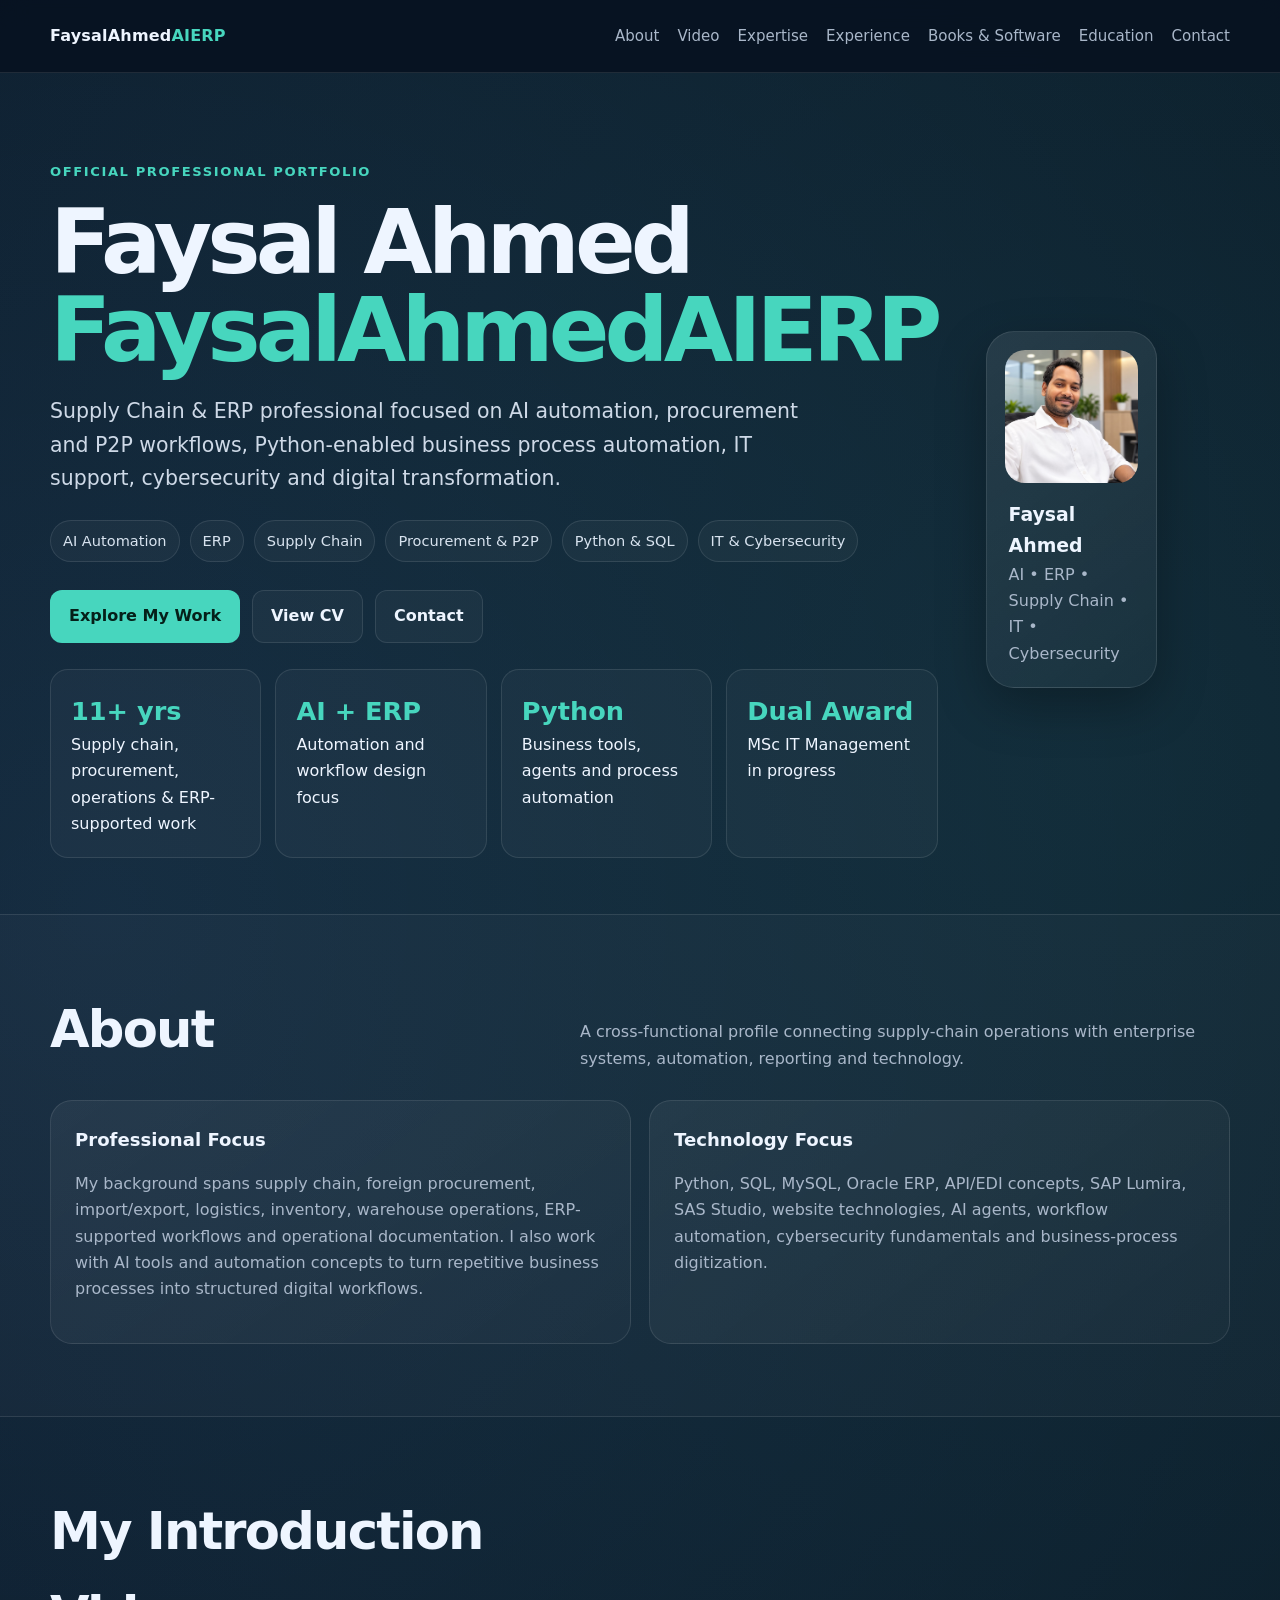
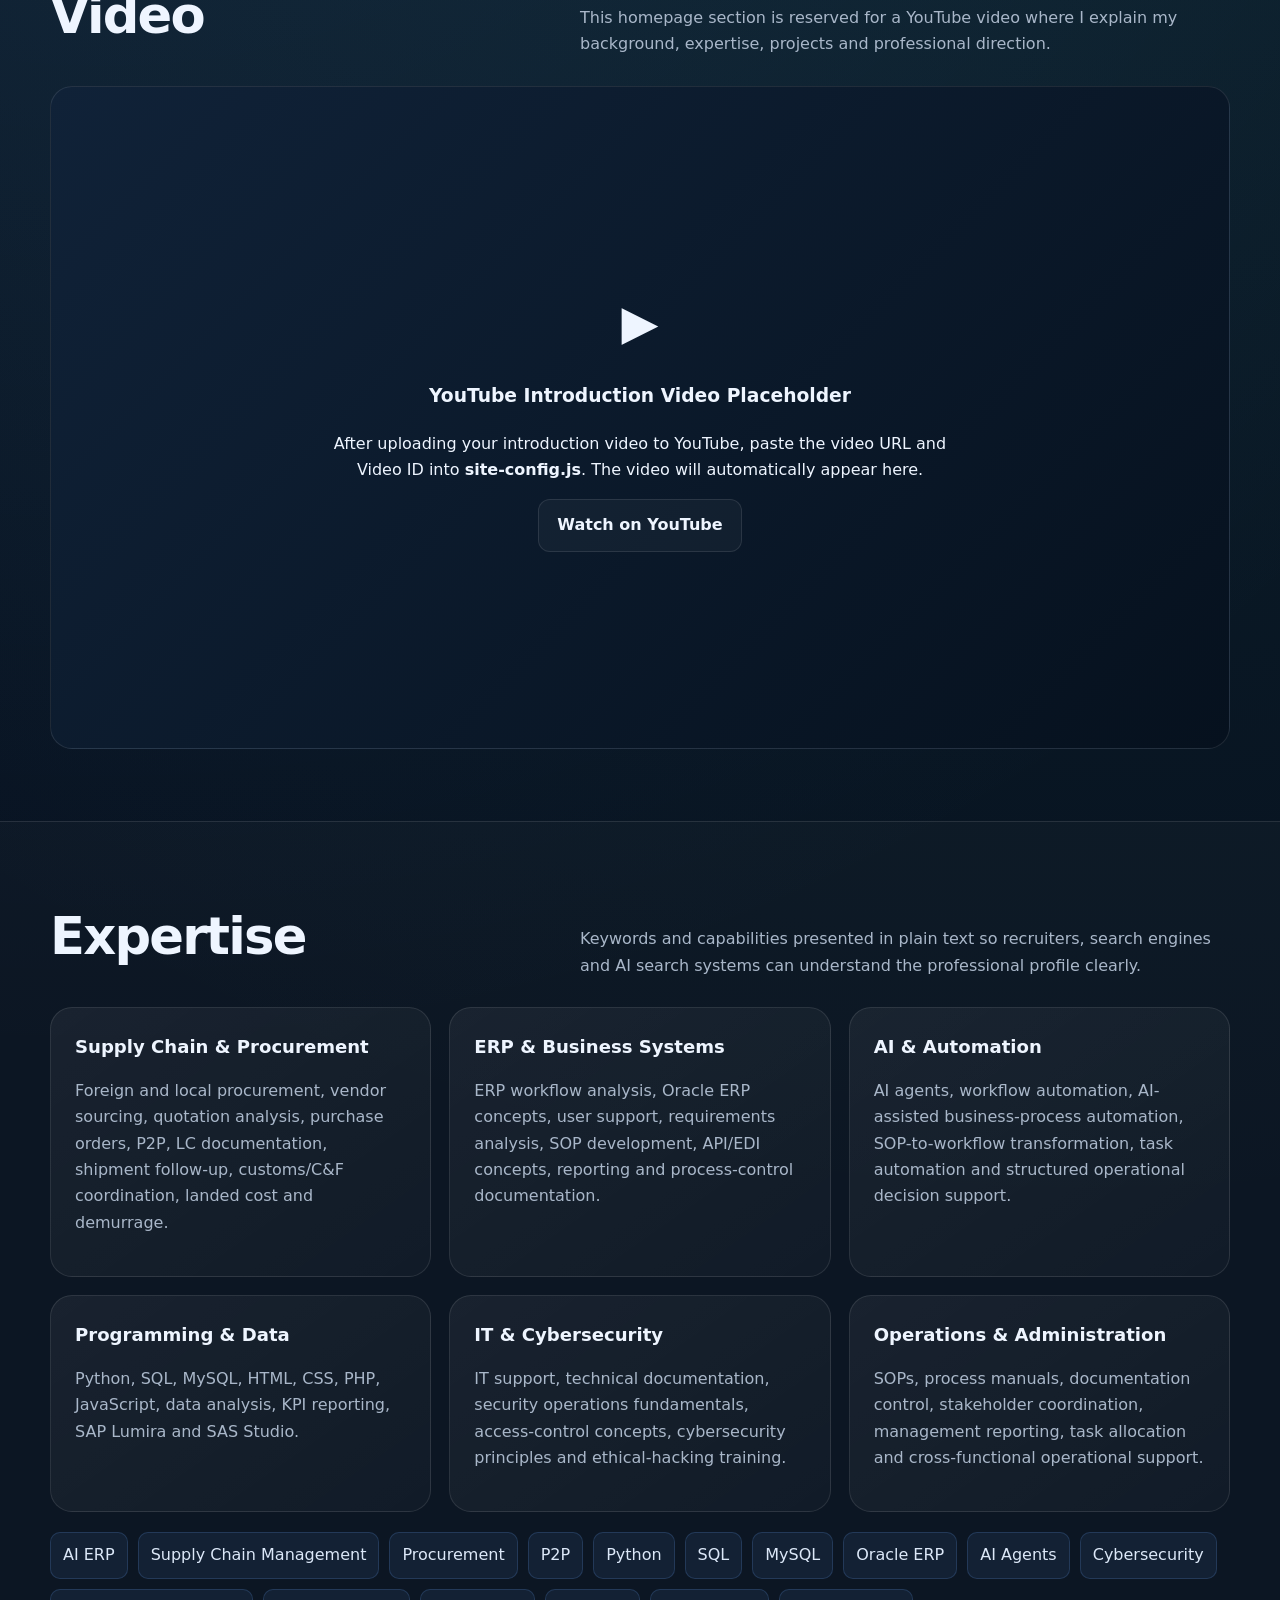
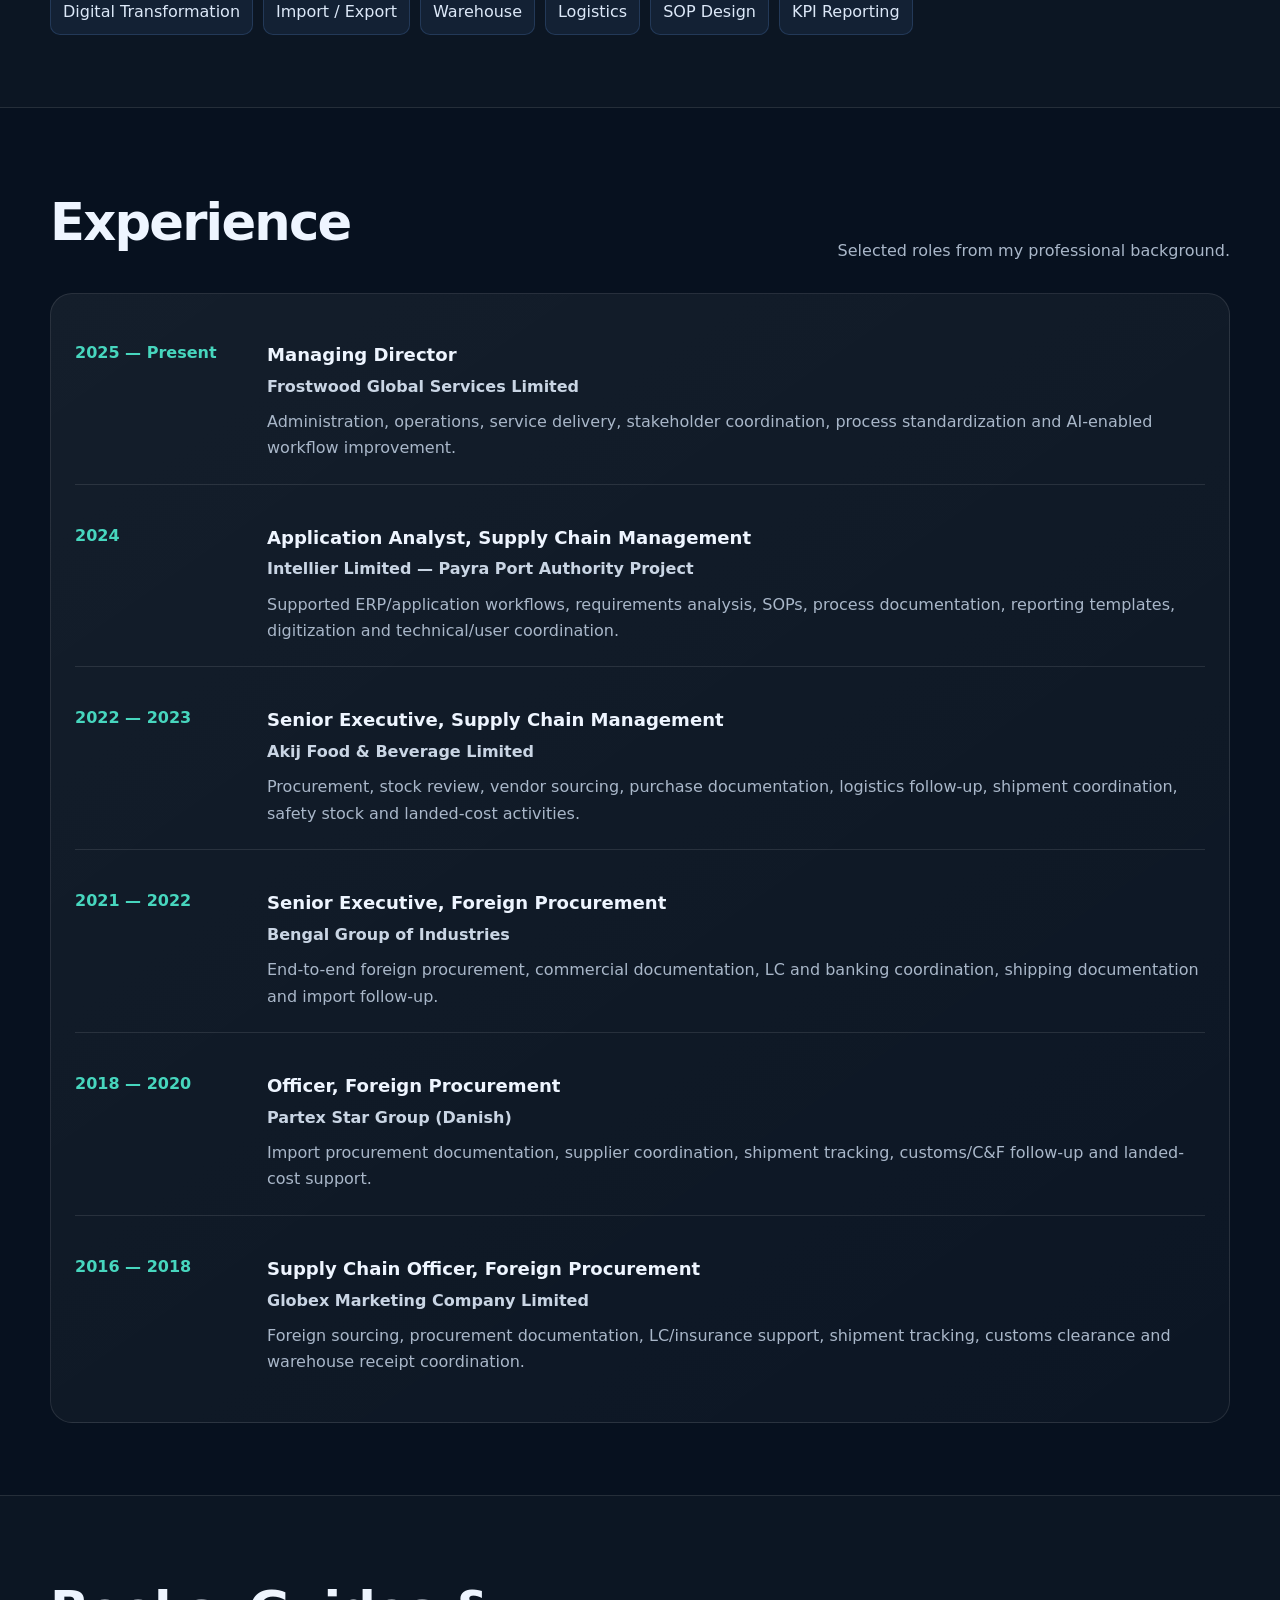
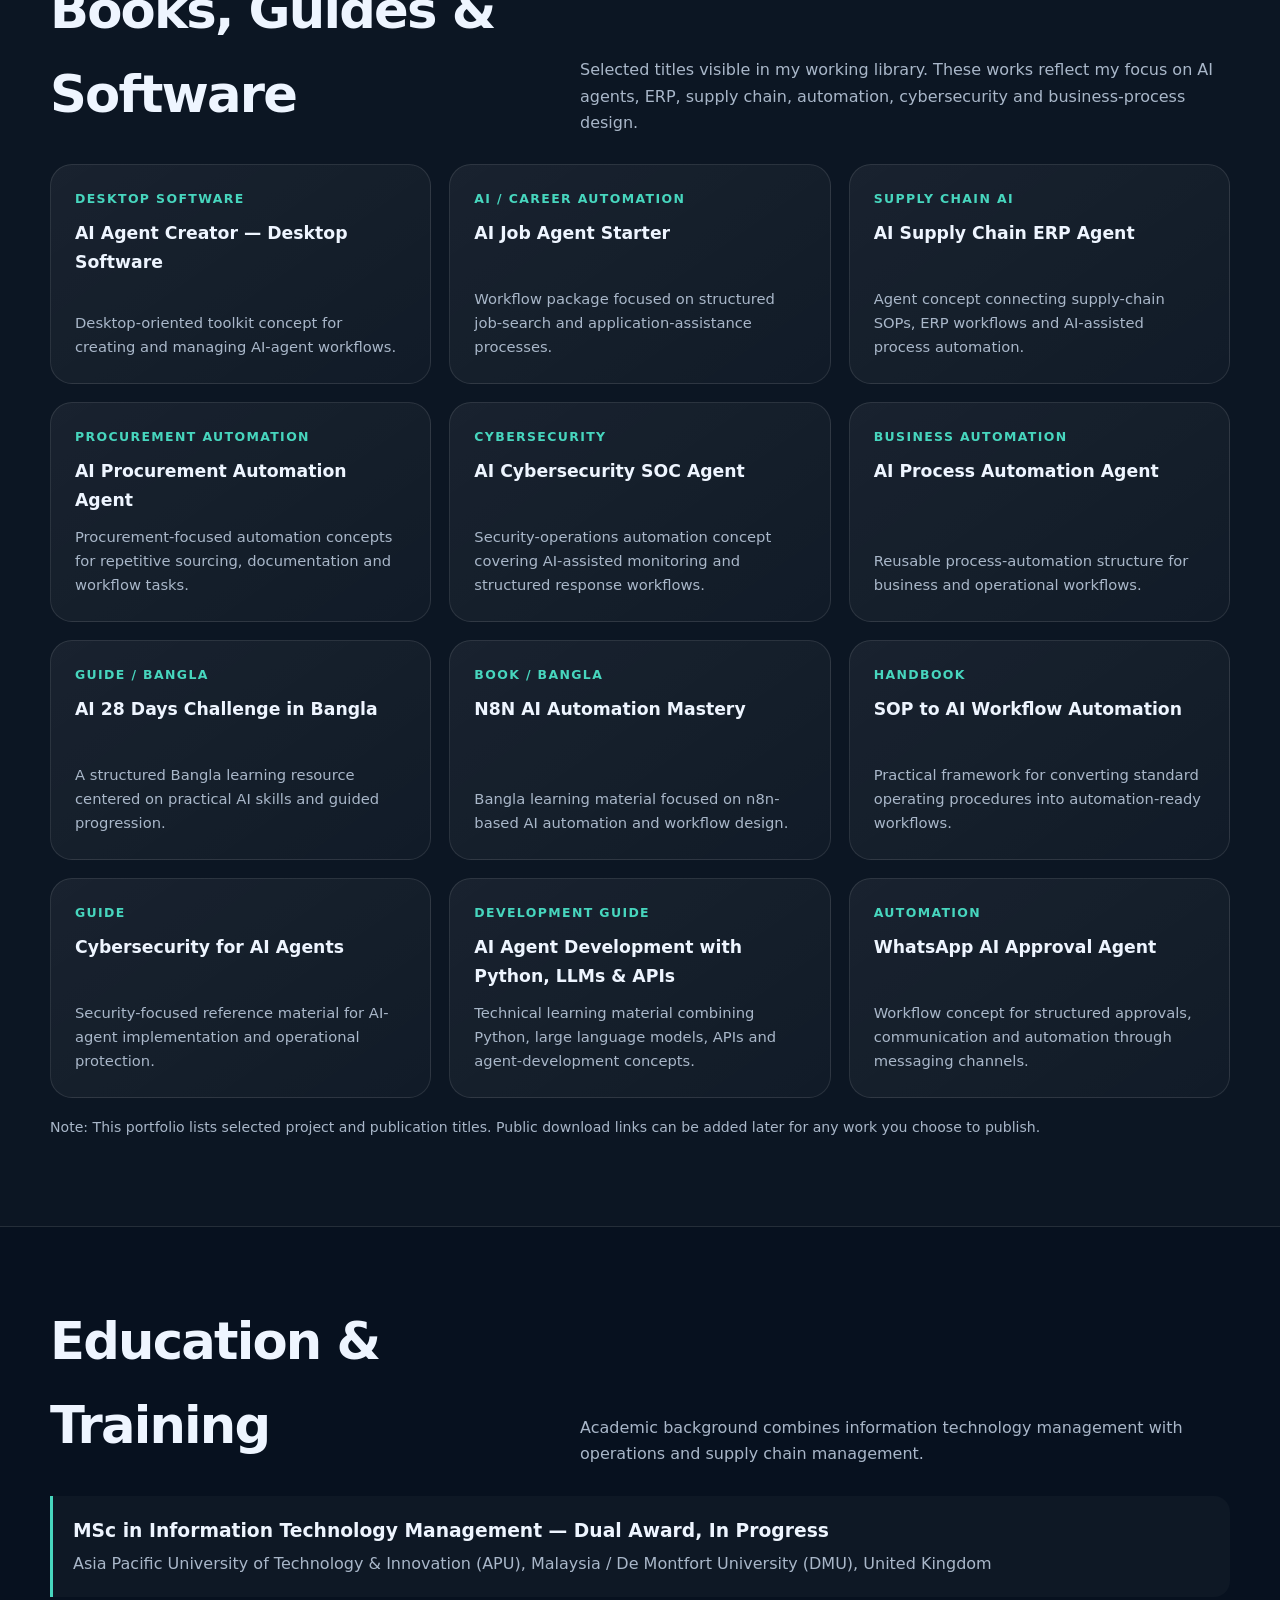
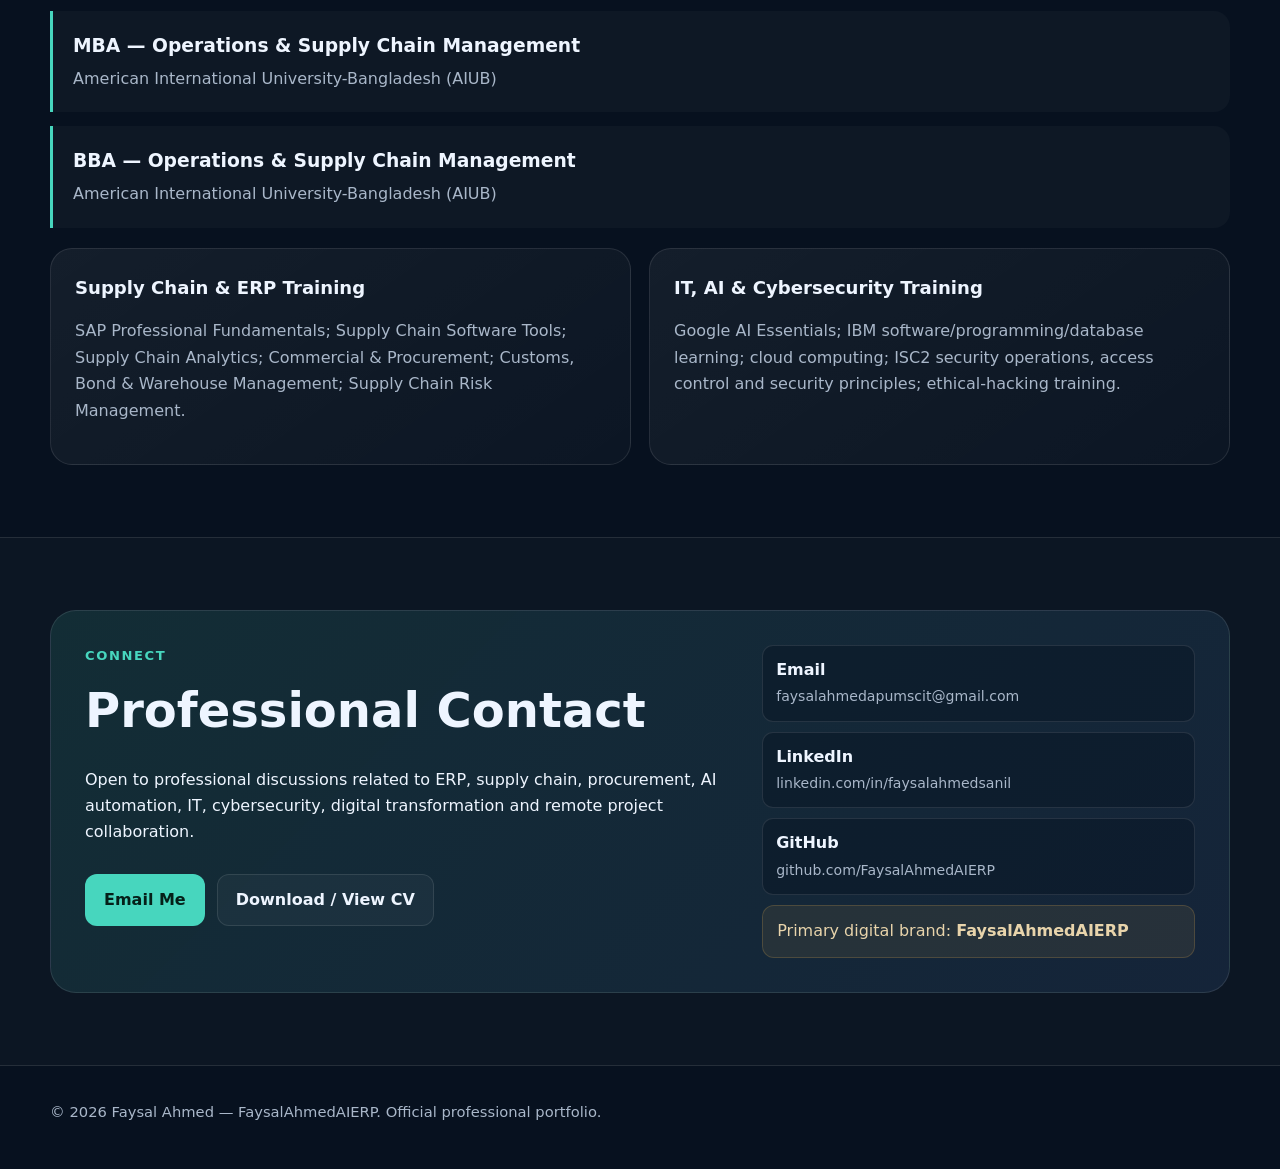
<file: index.html>
<!doctype html>
<html lang="en">
<head>
  <meta charset="utf-8">
  <meta name="viewport" content="width=device-width, initial-scale=1">
  <title>Faysal Ahmed | FaysalAhmedAIERP — AI, ERP, Supply Chain & Cybersecurity</title>
  <meta name="description" content="Official professional portfolio of Faysal Ahmed (FaysalAhmedAIERP): AI automation, ERP, supply chain, procurement, IT, cybersecurity, Python and digital transformation.">
  <meta name="author" content="Faysal Ahmed">
  <meta name="keywords" content="Faysal Ahmed, FaysalAhmedAIERP, AI ERP, Supply Chain, Procurement, P2P, Python, IT, Cybersecurity, ERP Software, AI Automation, Digital Transformation">
  <meta name="robots" content="index,follow,max-image-preview:large">
  <link rel="canonical" href="https://faysalahmedaierp.com/">
  <link rel="icon" href="assets/favicon.svg" type="image/svg+xml">
  <link rel="manifest" href="manifest.webmanifest">
  <link rel="stylesheet" href="styles.css">
  <meta property="og:type" content="profile">
  <meta property="og:title" content="Faysal Ahmed | FaysalAhmedAIERP">
  <meta property="og:description" content="AI • ERP • Supply Chain • IT • Cybersecurity • Automation">
  <meta property="og:url" content="https://faysalahmedaierp.com/">
  <meta property="og:image" content="https://faysalahmedaierp.com/assets/social-card.png">
  <meta name="twitter:card" content="summary_large_image">
  <meta name="twitter:title" content="Faysal Ahmed | FaysalAhmedAIERP">
  <meta name="twitter:description" content="AI, ERP, Supply Chain, IT, Cybersecurity and Automation professional portfolio.">
  <meta name="twitter:image" content="https://faysalahmedaierp.com/assets/social-card.png">

  <script type="application/ld+json">
  {
    "@context":"https://schema.org",
    "@type":"Person",
    "name":"Faysal Ahmed",
    "alternateName":"FaysalAhmedAIERP",
    "url":"https://faysalahmedaierp.com/",
    "image":"https://faysalahmedaierp.com/assets/faysal-ahmed-profile.jpg",
    "email":"mailto:faysalahmedapumscit@gmail.com",
    "jobTitle":"Application Analyst | Supply Chain | ERP | AI Automation",
    "description":"Professional focused on AI automation, ERP, supply chain, procurement, IT, cybersecurity and digital transformation.",
    "knowsAbout":[
      "Artificial Intelligence","AI Automation","ERP","Supply Chain Management","Procurement",
      "Procure-to-Pay","Python","SQL","MySQL","Cybersecurity","Digital Transformation",
      "Import Export","Logistics","Warehouse Management","SOP Development"
    ],
    "sameAs":[
      "https://www.linkedin.com/in/faysalahmedsanil/",
      "https://github.com/FaysalAhmedAIERP"
    ]
  }
  </script>
</head>
<body>
  <nav class="nav" aria-label="Primary navigation">
    <div class="container nav-wrap">
      <a class="brand" href="#home">FaysalAhmed<span>AIERP</span></a>
      <button class="menu-btn" aria-label="Open menu">Menu</button>
      <div class="nav-links">
        <a href="#about">About</a>
        <a href="#video">Video</a>
        <a href="#expertise">Expertise</a>
        <a href="#experience">Experience</a>
        <a href="#work">Books & Software</a>
        <a href="#education">Education</a>
        <a href="#contact">Contact</a>
      </div>
    </div>
  </nav>

  <main>
    <section class="hero" id="home">
      <div class="container hero-grid">
        <div>
          <div class="eyebrow">Official Professional Portfolio</div>
          <h1>Faysal Ahmed <span>FaysalAhmedAIERP</span></h1>
          <p class="lead">Supply Chain & ERP professional focused on AI automation, procurement and P2P workflows, Python-enabled business process automation, IT support, cybersecurity and digital transformation.</p>
          <div class="hero-tags">
            <span class="tag">AI Automation</span><span class="tag">ERP</span><span class="tag">Supply Chain</span>
            <span class="tag">Procurement & P2P</span><span class="tag">Python & SQL</span><span class="tag">IT & Cybersecurity</span>
          </div>
          <div class="cta-row">
            <a class="btn primary" href="#work">Explore My Work</a>
            <a class="btn secondary" href="assets/Faysal_Ahmed_CV.pdf" target="_blank" rel="noopener">View CV</a>
            <a class="btn secondary" href="#contact">Contact</a>
          </div>
          <div class="stat-row">
            <div class="stat"><b>11+ yrs</b><span>Supply chain, procurement, operations & ERP-supported work</span></div>
            <div class="stat"><b>AI + ERP</b><span>Automation and workflow design focus</span></div>
            <div class="stat"><b>Python</b><span>Business tools, agents and process automation</span></div>
            <div class="stat"><b>Dual Award</b><span>MSc IT Management in progress</span></div>
          </div>
        </div>
        <aside class="profile-card">
          <img src="faysal-ahmed-profile.jpg" alt="Faysal Ahmed, FaysalAhmedAIERP">
          <div class="profile-meta">
            <strong>Faysal Ahmed</strong>
            <span>AI • ERP • Supply Chain • IT • Cybersecurity</span>
          </div>
        </aside>
      </div>
    </section>

    <section class="section alt" id="about">
      <div class="container">
        <div class="section-head">
          <h2>About</h2>
          <p>A cross-functional profile connecting supply-chain operations with enterprise systems, automation, reporting and technology.</p>
        </div>
        <div class="grid grid-2">
          <article class="card">
            <h3>Professional Focus</h3>
            <p>My background spans supply chain, foreign procurement, import/export, logistics, inventory, warehouse operations, ERP-supported workflows and operational documentation. I also work with AI tools and automation concepts to turn repetitive business processes into structured digital workflows.</p>
          </article>
          <article class="card">
            <h3>Technology Focus</h3>
            <p>Python, SQL, MySQL, Oracle ERP, API/EDI concepts, SAP Lumira, SAS Studio, website technologies, AI agents, workflow automation, cybersecurity fundamentals and business-process digitization.</p>
          </article>
        </div>
      </div>
    </section>

    <section class="section" id="video">
      <div class="container">
        <div class="section-head">
          <h2>My Introduction Video</h2>
          <p>This homepage section is reserved for a YouTube video where I explain my background, expertise, projects and professional direction.</p>
        </div>
        <div class="video-wrap">
          <iframe id="introVideo" title="Faysal Ahmed introduction video" allow="accelerometer; autoplay; clipboard-write; encrypted-media; gyroscope; picture-in-picture" allowfullscreen hidden></iframe>
          <div class="video-placeholder" id="videoHolder">
            <div class="video-placeholder-inner">
              <span class="play">▶</span>
              <h3>YouTube Introduction Video Placeholder</h3>
              <p>After uploading your introduction video to YouTube, paste the video URL and Video ID into <strong>site-config.js</strong>. The video will automatically appear here.</p>
              <a id="youtubeLink" class="btn secondary" href="#" target="_blank" rel="noopener" hidden>Watch on YouTube</a>
            </div>
          </div>
        </div>
      </div>
    </section>

    <section class="section alt" id="expertise">
      <div class="container">
        <div class="section-head">
          <h2>Expertise</h2>
          <p>Keywords and capabilities presented in plain text so recruiters, search engines and AI search systems can understand the professional profile clearly.</p>
        </div>
        <div class="grid grid-3">
          <article class="card"><h3>Supply Chain & Procurement</h3><p>Foreign and local procurement, vendor sourcing, quotation analysis, purchase orders, P2P, LC documentation, shipment follow-up, customs/C&F coordination, landed cost and demurrage.</p></article>
          <article class="card"><h3>ERP & Business Systems</h3><p>ERP workflow analysis, Oracle ERP concepts, user support, requirements analysis, SOP development, API/EDI concepts, reporting and process-control documentation.</p></article>
          <article class="card"><h3>AI & Automation</h3><p>AI agents, workflow automation, AI-assisted business-process automation, SOP-to-workflow transformation, task automation and structured operational decision support.</p></article>
          <article class="card"><h3>Programming & Data</h3><p>Python, SQL, MySQL, HTML, CSS, PHP, JavaScript, data analysis, KPI reporting, SAP Lumira and SAS Studio.</p></article>
          <article class="card"><h3>IT & Cybersecurity</h3><p>IT support, technical documentation, security operations fundamentals, access-control concepts, cybersecurity principles and ethical-hacking training.</p></article>
          <article class="card"><h3>Operations & Administration</h3><p>SOPs, process manuals, documentation control, stakeholder coordination, management reporting, task allocation and cross-functional operational support.</p></article>
        </div>
        <div class="skill-cloud" style="margin-top:20px">
          <span>AI ERP</span><span>Supply Chain Management</span><span>Procurement</span><span>P2P</span><span>Python</span><span>SQL</span><span>MySQL</span><span>Oracle ERP</span><span>AI Agents</span><span>Cybersecurity</span><span>Digital Transformation</span><span>Import / Export</span><span>Warehouse</span><span>Logistics</span><span>SOP Design</span><span>KPI Reporting</span>
        </div>
      </div>
    </section>

    <section class="section" id="experience">
      <div class="container">
        <div class="section-head">
          <h2>Experience</h2>
          <p>Selected roles from my professional background.</p>
        </div>
        <div class="card timeline">
          <div class="role">
            <div class="date">2025 — Present</div>
            <div><h3>Managing Director</h3><div class="company">Frostwood Global Services Limited</div><p>Administration, operations, service delivery, stakeholder coordination, process standardization and AI-enabled workflow improvement.</p></div>
          </div>
          <div class="role">
            <div class="date">2024</div>
            <div><h3>Application Analyst, Supply Chain Management</h3><div class="company">Intellier Limited — Payra Port Authority Project</div><p>Supported ERP/application workflows, requirements analysis, SOPs, process documentation, reporting templates, digitization and technical/user coordination.</p></div>
          </div>
          <div class="role">
            <div class="date">2022 — 2023</div>
            <div><h3>Senior Executive, Supply Chain Management</h3><div class="company">Akij Food & Beverage Limited</div><p>Procurement, stock review, vendor sourcing, purchase documentation, logistics follow-up, shipment coordination, safety stock and landed-cost activities.</p></div>
          </div>
          <div class="role">
            <div class="date">2021 — 2022</div>
            <div><h3>Senior Executive, Foreign Procurement</h3><div class="company">Bengal Group of Industries</div><p>End-to-end foreign procurement, commercial documentation, LC and banking coordination, shipping documentation and import follow-up.</p></div>
          </div>
          <div class="role">
            <div class="date">2018 — 2020</div>
            <div><h3>Officer, Foreign Procurement</h3><div class="company">Partex Star Group (Danish)</div><p>Import procurement documentation, supplier coordination, shipment tracking, customs/C&F follow-up and landed-cost support.</p></div>
          </div>
          <div class="role">
            <div class="date">2016 — 2018</div>
            <div><h3>Supply Chain Officer, Foreign Procurement</h3><div class="company">Globex Marketing Company Limited</div><p>Foreign sourcing, procurement documentation, LC/insurance support, shipment tracking, customs clearance and warehouse receipt coordination.</p></div>
          </div>
        </div>
      </div>
    </section>

    <section class="section alt" id="work">
      <div class="container">
        <div class="section-head">
          <h2>Books, Guides & Software</h2>
          <p>Selected titles visible in my working library. These works reflect my focus on AI agents, ERP, supply chain, automation, cybersecurity and business-process design.</p>
        </div>
        <div class="grid grid-3">
          <article class="card work-card"><div class="type">Desktop Software</div><h3>AI Agent Creator — Desktop Software</h3><p>Desktop-oriented toolkit concept for creating and managing AI-agent workflows.</p></article>
          <article class="card work-card"><div class="type">AI / Career Automation</div><h3>AI Job Agent Starter</h3><p>Workflow package focused on structured job-search and application-assistance processes.</p></article>
          <article class="card work-card"><div class="type">Supply Chain AI</div><h3>AI Supply Chain ERP Agent</h3><p>Agent concept connecting supply-chain SOPs, ERP workflows and AI-assisted process automation.</p></article>
          <article class="card work-card"><div class="type">Procurement Automation</div><h3>AI Procurement Automation Agent</h3><p>Procurement-focused automation concepts for repetitive sourcing, documentation and workflow tasks.</p></article>
          <article class="card work-card"><div class="type">Cybersecurity</div><h3>AI Cybersecurity SOC Agent</h3><p>Security-operations automation concept covering AI-assisted monitoring and structured response workflows.</p></article>
          <article class="card work-card"><div class="type">Business Automation</div><h3>AI Process Automation Agent</h3><p>Reusable process-automation structure for business and operational workflows.</p></article>
          <article class="card work-card"><div class="type">Guide / Bangla</div><h3>AI 28 Days Challenge in Bangla</h3><p>A structured Bangla learning resource centered on practical AI skills and guided progression.</p></article>
          <article class="card work-card"><div class="type">Book / Bangla</div><h3>N8N AI Automation Mastery</h3><p>Bangla learning material focused on n8n-based AI automation and workflow design.</p></article>
          <article class="card work-card"><div class="type">Handbook</div><h3>SOP to AI Workflow Automation</h3><p>Practical framework for converting standard operating procedures into automation-ready workflows.</p></article>
          <article class="card work-card"><div class="type">Guide</div><h3>Cybersecurity for AI Agents</h3><p>Security-focused reference material for AI-agent implementation and operational protection.</p></article>
          <article class="card work-card"><div class="type">Development Guide</div><h3>AI Agent Development with Python, LLMs & APIs</h3><p>Technical learning material combining Python, large language models, APIs and agent-development concepts.</p></article>
          <article class="card work-card"><div class="type">Automation</div><h3>WhatsApp AI Approval Agent</h3><p>Workflow concept for structured approvals, communication and automation through messaging channels.</p></article>
        </div>
        <p class="small" style="margin-top:18px">Note: This portfolio lists selected project and publication titles. Public download links can be added later for any work you choose to publish.</p>
      </div>
    </section>

    <section class="section" id="education">
      <div class="container">
        <div class="section-head">
          <h2>Education & Training</h2>
          <p>Academic background combines information technology management with operations and supply chain management.</p>
        </div>
        <div class="edu">
          <div class="edu-item"><h3>MSc in Information Technology Management — Dual Award, In Progress</h3><p>Asia Pacific University of Technology & Innovation (APU), Malaysia / De Montfort University (DMU), United Kingdom</p></div>
          <div class="edu-item"><h3>MBA — Operations & Supply Chain Management</h3><p>American International University-Bangladesh (AIUB)</p></div>
          <div class="edu-item"><h3>BBA — Operations & Supply Chain Management</h3><p>American International University-Bangladesh (AIUB)</p></div>
        </div>
        <div class="grid grid-2" style="margin-top:20px">
          <article class="card"><h3>Supply Chain & ERP Training</h3><p>SAP Professional Fundamentals; Supply Chain Software Tools; Supply Chain Analytics; Commercial & Procurement; Customs, Bond & Warehouse Management; Supply Chain Risk Management.</p></article>
          <article class="card"><h3>IT, AI & Cybersecurity Training</h3><p>Google AI Essentials; IBM software/programming/database learning; cloud computing; ISC2 security operations, access control and security principles; ethical-hacking training.</p></article>
        </div>
      </div>
    </section>

    <section class="section alt" id="contact">
      <div class="container">
        <div class="contact-box">
          <div>
            <div class="eyebrow">Connect</div>
            <h2 style="margin:.3rem 0 .7rem;font-size:clamp(2rem,4vw,3rem)">Professional Contact</h2>
            <p>Open to professional discussions related to ERP, supply chain, procurement, AI automation, IT, cybersecurity, digital transformation and remote project collaboration.</p>
            <div class="cta-row">
              <a class="btn primary" href="mailto:faysalahmedapumscit@gmail.com">Email Me</a>
              <a class="btn secondary" href="assets/Faysal_Ahmed_CV.pdf" target="_blank" rel="noopener">Download / View CV</a>
            </div>
          </div>
          <div class="contact-links">
            <a href="mailto:faysalahmedapumscit@gmail.com"><strong>Email</strong><br><span class="small">faysalahmedapumscit@gmail.com</span></a>
            <a href="https://www.linkedin.com/in/faysalahmedsanil/" target="_blank" rel="noopener"><strong>LinkedIn</strong><br><span class="small">linkedin.com/in/faysalahmedsanil</span></a>
            <a href="https://github.com/FaysalAhmedAIERP" target="_blank" rel="noopener"><strong>GitHub</strong><br><span class="small">github.com/FaysalAhmedAIERP</span></a>
            <div class="notice">Primary digital brand: <strong>FaysalAhmedAIERP</strong></div>
          </div>
        </div>
      </div>
    </section>
  </main>

  <footer>
    <div class="container">© <span id="year"></span> Faysal Ahmed — FaysalAhmedAIERP. Official professional portfolio.</div>
  </footer>

  <script src="site-config.js"></script>
  <script src="script.js"></script>
</body>
</html>
</file>
<file: styles.css>
:root{
  --bg:#07111f;
  --bg-soft:#0d1b2c;
  --card:#102238;
  --card-2:#0b1929;
  --text:#eef5ff;
  --muted:#a9b7c9;
  --accent:#47d6be;
  --accent-2:#69a7ff;
  --line:rgba(255,255,255,.10);
  --shadow:0 18px 50px rgba(0,0,0,.28);
  --radius:22px;
  --max:1180px;
}
*{box-sizing:border-box}
html{scroll-behavior:smooth}
body{
  margin:0;
  font-family:Inter,ui-sans-serif,system-ui,-apple-system,BlinkMacSystemFont,"Segoe UI",sans-serif;
  background:
    radial-gradient(circle at 85% 10%, rgba(71,214,190,.11), transparent 30%),
    radial-gradient(circle at 8% 12%, rgba(105,167,255,.12), transparent 26%),
    var(--bg);
  color:var(--text);
  line-height:1.65;
}
a{color:inherit;text-decoration:none}
img{max-width:100%;display:block}
.container{width:min(var(--max),calc(100% - 36px));margin:auto}
.nav{
  position:sticky;top:0;z-index:50;
  backdrop-filter:blur(14px);
  background:rgba(7,17,31,.82);
  border-bottom:1px solid var(--line);
}
.nav-wrap{display:flex;align-items:center;justify-content:space-between;min-height:72px;gap:20px}
.brand{font-weight:800;letter-spacing:.2px}
.brand span{color:var(--accent)}
.nav-links{display:flex;align-items:center;gap:18px;font-size:.94rem}
.nav-links a{color:var(--muted)}
.nav-links a:hover{color:var(--text)}
.menu-btn{display:none;background:none;border:1px solid var(--line);color:var(--text);border-radius:10px;padding:8px 11px}
.hero{padding:88px 0 56px}
.hero-grid{display:grid;grid-template-columns:1.3fr .7fr;align-items:center;gap:48px}
.eyebrow{color:var(--accent);font-weight:800;letter-spacing:.12em;text-transform:uppercase;font-size:.82rem}
h1{font-size:clamp(2.65rem,7vw,5.8rem);line-height:.98;margin:.18em 0 .22em;letter-spacing:-.055em}
h1 span{display:block;color:var(--accent)}
.lead{font-size:clamp(1.05rem,2vw,1.28rem);color:#ced9e7;max-width:780px}
.hero-tags{display:flex;flex-wrap:wrap;gap:10px;margin:24px 0}
.tag{border:1px solid var(--line);background:rgba(255,255,255,.035);padding:8px 12px;border-radius:999px;color:#d8e3ef;font-size:.91rem}
.cta-row{display:flex;flex-wrap:wrap;gap:12px;margin-top:28px}
.btn{display:inline-flex;align-items:center;justify-content:center;gap:8px;padding:12px 18px;border-radius:12px;font-weight:750;border:1px solid var(--line)}
.btn.primary{background:var(--accent);color:#052019;border-color:transparent}
.btn.secondary{background:rgba(255,255,255,.035)}
.profile-card{
  padding:18px;background:linear-gradient(145deg,rgba(255,255,255,.09),rgba(255,255,255,.03));
  border:1px solid var(--line);border-radius:28px;box-shadow:var(--shadow)
}
.profile-card img{border-radius:20px;width:100%;aspect-ratio:1/1;object-fit:cover}
.profile-meta{padding:16px 4px 2px}
.profile-meta strong{display:block;font-size:1.18rem}
.profile-meta span{color:var(--muted)}
.section{padding:72px 0}
.section.alt{background:rgba(255,255,255,.018);border-top:1px solid var(--line);border-bottom:1px solid var(--line)}
.section-head{display:flex;align-items:end;justify-content:space-between;gap:24px;margin-bottom:28px}
.section-head h2{font-size:clamp(2rem,4vw,3.25rem);letter-spacing:-.035em;margin:0}
.section-head p{color:var(--muted);max-width:650px;margin:0}
.grid{display:grid;gap:18px}
.grid-2{grid-template-columns:repeat(2,minmax(0,1fr))}
.grid-3{grid-template-columns:repeat(3,minmax(0,1fr))}
.card{background:linear-gradient(145deg,rgba(255,255,255,.055),rgba(255,255,255,.022));border:1px solid var(--line);border-radius:var(--radius);padding:24px}
.card h3{margin:0 0 8px;font-size:1.13rem}
.card p,.card li{color:var(--muted)}
.card ul{padding-left:18px;margin-bottom:0}
.stat-row{display:grid;grid-template-columns:repeat(4,1fr);gap:14px;margin-top:26px}
.stat{padding:20px;border-radius:18px;border:1px solid var(--line);background:rgba(255,255,255,.03)}
.stat b{display:block;font-size:1.6rem;color:var(--accent)}
.video-wrap{position:relative;aspect-ratio:16/9;border-radius:22px;overflow:hidden;border:1px solid var(--line);background:linear-gradient(135deg,#102238,#06111e)}
.video-wrap iframe{width:100%;height:100%;border:0}
.video-placeholder{position:absolute;inset:0;display:flex;align-items:center;justify-content:center;text-align:center;padding:38px}
.video-placeholder-inner{max-width:650px}
.video-placeholder .play{font-size:3rem;display:block;margin-bottom:8px}
.timeline{display:grid;gap:16px}
.role{display:grid;grid-template-columns:170px 1fr;gap:22px;padding:22px 0;border-bottom:1px solid var(--line)}
.role:last-child{border-bottom:0}
.role .date{color:var(--accent);font-weight:800}
.role h3{margin:0 0 4px}
.role .company{color:#c9d5e4;font-weight:650}
.role p{color:var(--muted);margin:.55rem 0 0}
.work-card{display:flex;flex-direction:column;min-height:220px}
.work-card .type{color:var(--accent);font-size:.78rem;font-weight:850;letter-spacing:.11em;text-transform:uppercase}
.work-card h3{font-size:1.08rem;margin:9px 0}
.work-card p{margin:auto 0 0;color:var(--muted);font-size:.92rem}
.skill-cloud{display:flex;flex-wrap:wrap;gap:10px}
.skill-cloud span{padding:9px 12px;border-radius:10px;background:rgba(105,167,255,.08);border:1px solid rgba(105,167,255,.18);color:#dce8f8}
.edu{display:grid;gap:14px}
.edu-item{padding:20px;border-left:3px solid var(--accent);background:rgba(255,255,255,.028);border-radius:0 16px 16px 0}
.edu-item h3{margin:0 0 4px}
.edu-item p{margin:0;color:var(--muted)}
.contact-box{display:grid;grid-template-columns:1.2fr .8fr;gap:28px;padding:34px;border-radius:26px;background:linear-gradient(135deg,rgba(71,214,190,.12),rgba(105,167,255,.10));border:1px solid var(--line)}
.contact-links{display:grid;gap:10px}
.contact-links a{padding:11px 13px;border:1px solid var(--line);border-radius:11px;background:rgba(7,17,31,.42)}
footer{padding:34px 0 45px;color:var(--muted);font-size:.92rem}
.small{font-size:.88rem;color:var(--muted)}
.notice{padding:12px 14px;border-radius:12px;background:rgba(255,190,80,.08);border:1px solid rgba(255,190,80,.18);color:#e8d4ab}
@media(max-width:900px){
  .hero-grid,.contact-box{grid-template-columns:1fr}
  .profile-card{max-width:420px}
  .grid-3{grid-template-columns:repeat(2,1fr)}
  .stat-row{grid-template-columns:repeat(2,1fr)}
}
@media(max-width:700px){
  .nav-links{display:none;position:absolute;top:72px;left:0;right:0;padding:16px 18px 22px;background:#081321;border-bottom:1px solid var(--line);flex-direction:column;align-items:flex-start}
  .nav-links.open{display:flex}
  .menu-btn{display:block}
  .grid-2,.grid-3{grid-template-columns:1fr}
  .role{grid-template-columns:1fr;gap:5px}
  .section{padding:56px 0}
  .hero{padding-top:60px}
}
</file>
